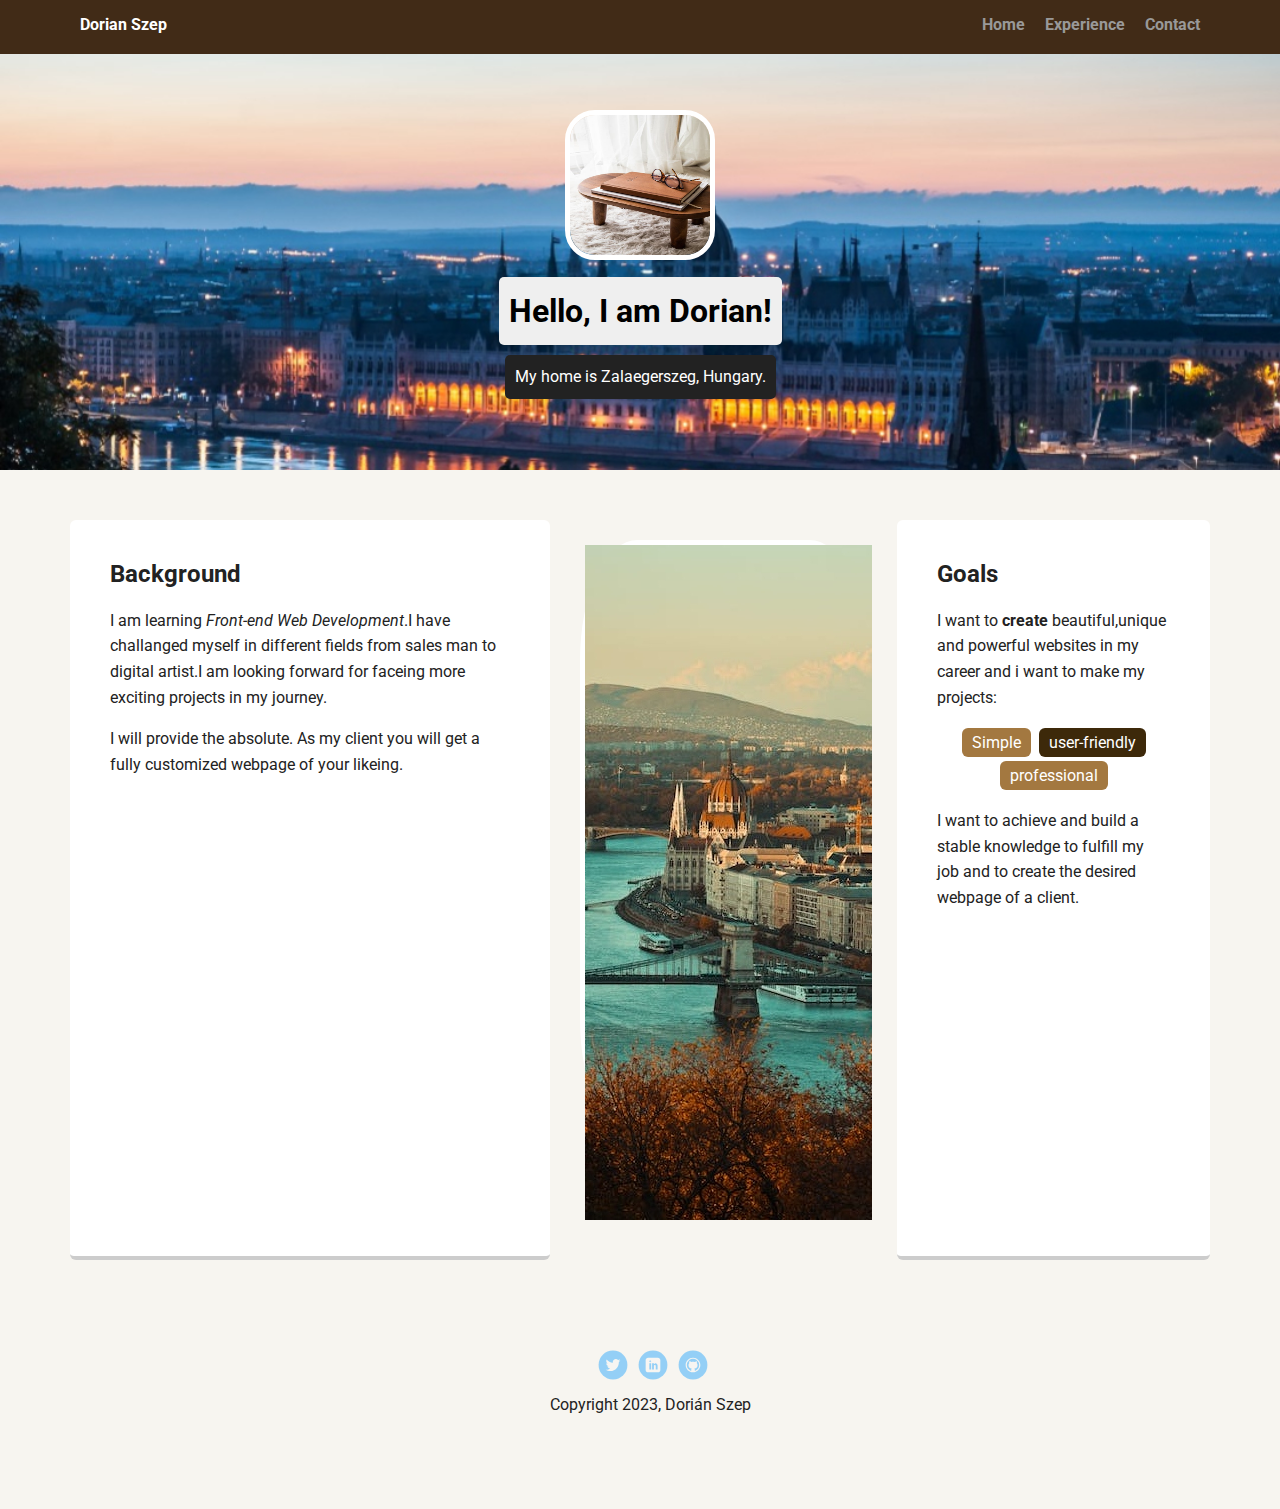
<file: portfolio_update_v1/portfolio_update_v1/index.html>
<!doctype html>
<html lang="en">
<head>
  <meta charset="utf-8">
  <title>Dorian Szep's Profile</title>
  <meta name="viewport" content="width=device-width, initial-scale=1.0">
  <link rel="stylesheet" href="styles.css">
  <link href="https://fonts.googleapis.com/css?family=Muli%7CRoboto:400,300,500,700,900" rel="stylesheet"></head>
  <body>

    <nav class="main-nav">
        <ul class="nav">
          <li class="name">Dorian Szep</li>
          <li><a href="index.html">Home</a></li>
          <li><a href="experience.html">Experience</a></li>
          <li><a href="contact.html">Contact</a></li>
        </ul>
    </nav>

    <header class="profile-image">
      <img src="images/profile.jpeg" alt="Picture of glasses and books" class="profile-image">
      <h1 class="tag name">Hello, I am Dorian!</h1>
      <p class="tag location">My home is Zalaegerszeg, Hungary.</p>
    </header>

    <main class="flex">
      <section class="card">
        <h2>Background</h2>
        <p>I am learning <em>Front-end Web Development</em>.I have challanged myself in different fields from sales man to digital artist.I am looking forward for faceing more exciting projects in my journey.</p>
        <p>I will provide the absolute. As my client you will get a fully customized webpage of your likeing.</p>
      </section>  
      <div class="middle-image">
      <img src="images/image1.jpg" alt="A picture of Budapest, Hungary">
      </div>
      <section class="card">
        <h2>Goals</h2>
        <p>I want to <strong>create</strong> beautiful,unique and powerful websites in my career and i want to make my projects: </p>
        <ul class="skills">
          <li>Simple</li>
          <li>user-friendly</li>
          <li>professional</li>       
        </ul>
        <p>I want to achieve and build a stable knowledge to fulfill my job and to create the desired webpage of a client.</p>
      </section> 

    </main>
    <footer>
      <ul>
        <li><a href="https://twitter.com/dorian_szep" target="_blank" class="social twitter">Twitter</a></li>
        <li><a href="https://www.linkedin.com/in/dorian-szep-57882a269/" target="_blank" class="social linkedin">LinkedIn</a></li>
        <li><a href="https://github.com/Dorian028" target="_blank" class="social github">Github</a></li>
      </ul>
      <p class="copyright">Copyright 2023, Dorián Szep</p>
    </footer>
  </body>
  </html>
</file>
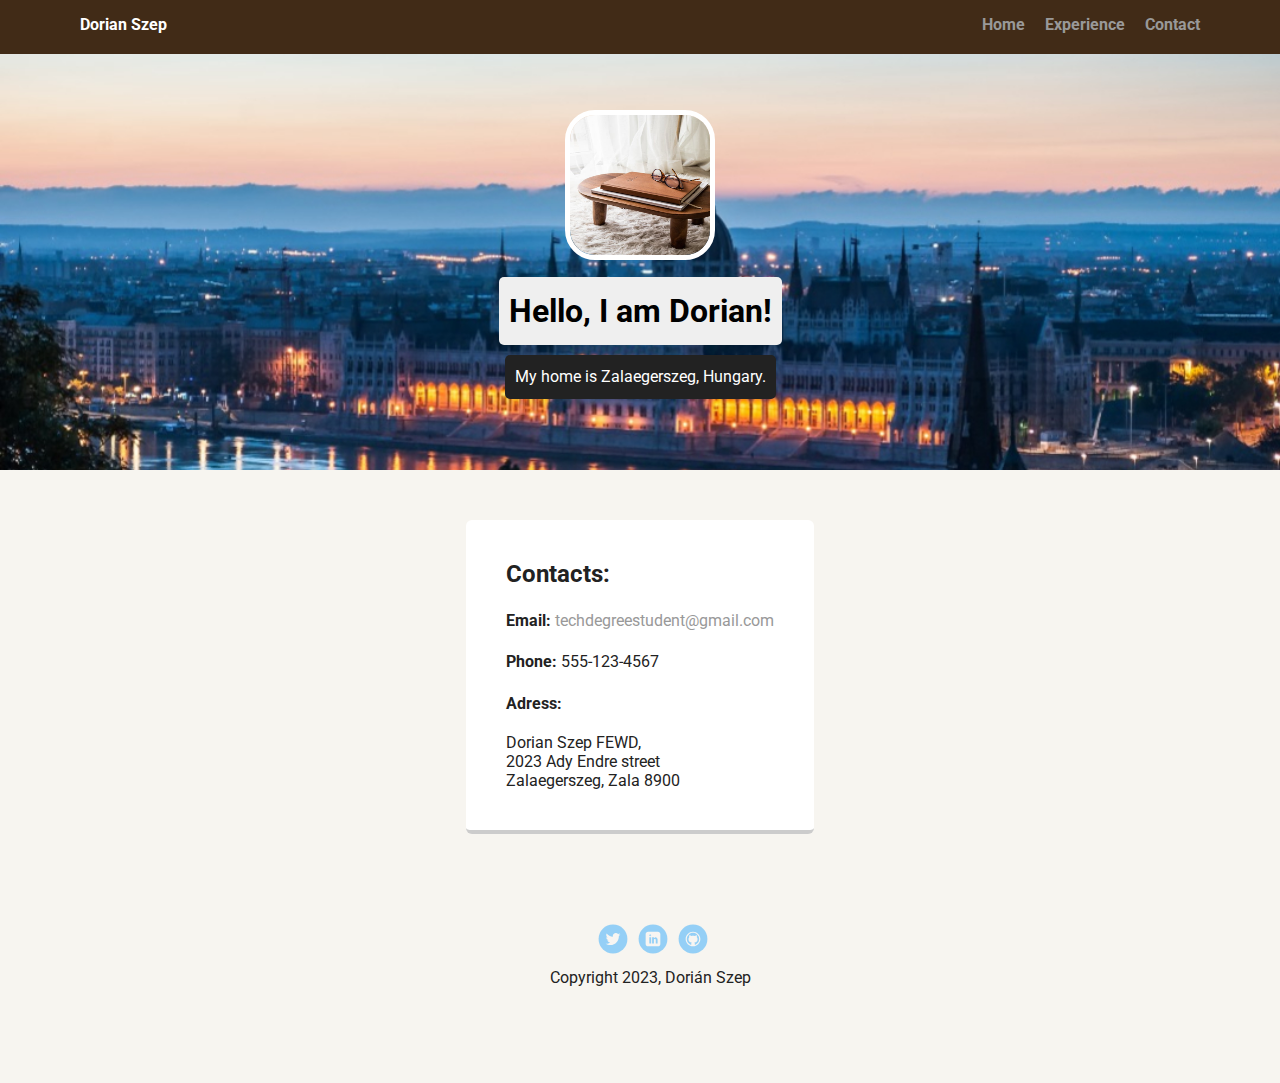
<file: portfolio_update_v1/portfolio_update_v1/contact.html>
<!doctype html>
<html lang="en">
<head>
  <meta charset="utf-8">
  <title>Dorian Szep's Profile</title>
  <meta name="viewport" content="width=device-width, initial-scale=1.0">
  <link rel="stylesheet" href="styles.css">
  <link href="https://fonts.googleapis.com/css?family=Muli%7CRoboto:400,300,500,700,900" rel="stylesheet"></head>
  <body>
    <nav class="main-nav">
        <ul class="nav">
          <li class="name">Dorian Szep</li>
          <li><a href="index.html">Home</a></li>
          <li><a href="experience.html">Experience</a></li>
          <li><a href="contact.html">Contact</a></li>
        </ul>
      </nav>

    <header class="profile-image">
      <img src="images/profile.jpeg" alt="Picture of glasses and books" class="profile-image">
      <h1 class="tag name">Hello, I am Dorian!</h1>
      <p class="tag location">My home is Zalaegerszeg, Hungary.</p>
    </header>
    <main class="flex">
        <section class="card">
          <h2>Contacts:</h2>
      <p><strong>Email:</strong><a href="mailto:techdegreestudent@gmail.com"> techdegreestudent@gmail.com</a></p>
      <p><strong>Phone:</strong> 555-123-4567</p>
      <p><strong>Adress:</strong></p>
        Dorian Szep FEWD,<br>
        2023 Ady Endre street<br>
        Zalaegerszeg, Zala 8900<br>
      </section>
    </main>
    <footer>
        <ul>
          <li><a href="https://twitter.com/dorian_szep" target="_blank" class="social twitter">Twitter</a></li>
          <li><a href="https://www.linkedin.com/in/dorian-szep-57882a269/" target="_blank" class="social linkedin">LinkedIn</a></li>
          <li><a href="https://github.com/Dorian028" target="_blank" class="social github">Github</a></li>
        </ul>
        <p class="copyright">Copyright 2023, Dorián Szep</p>
      </footer>
  </body>
  </html>
</file>
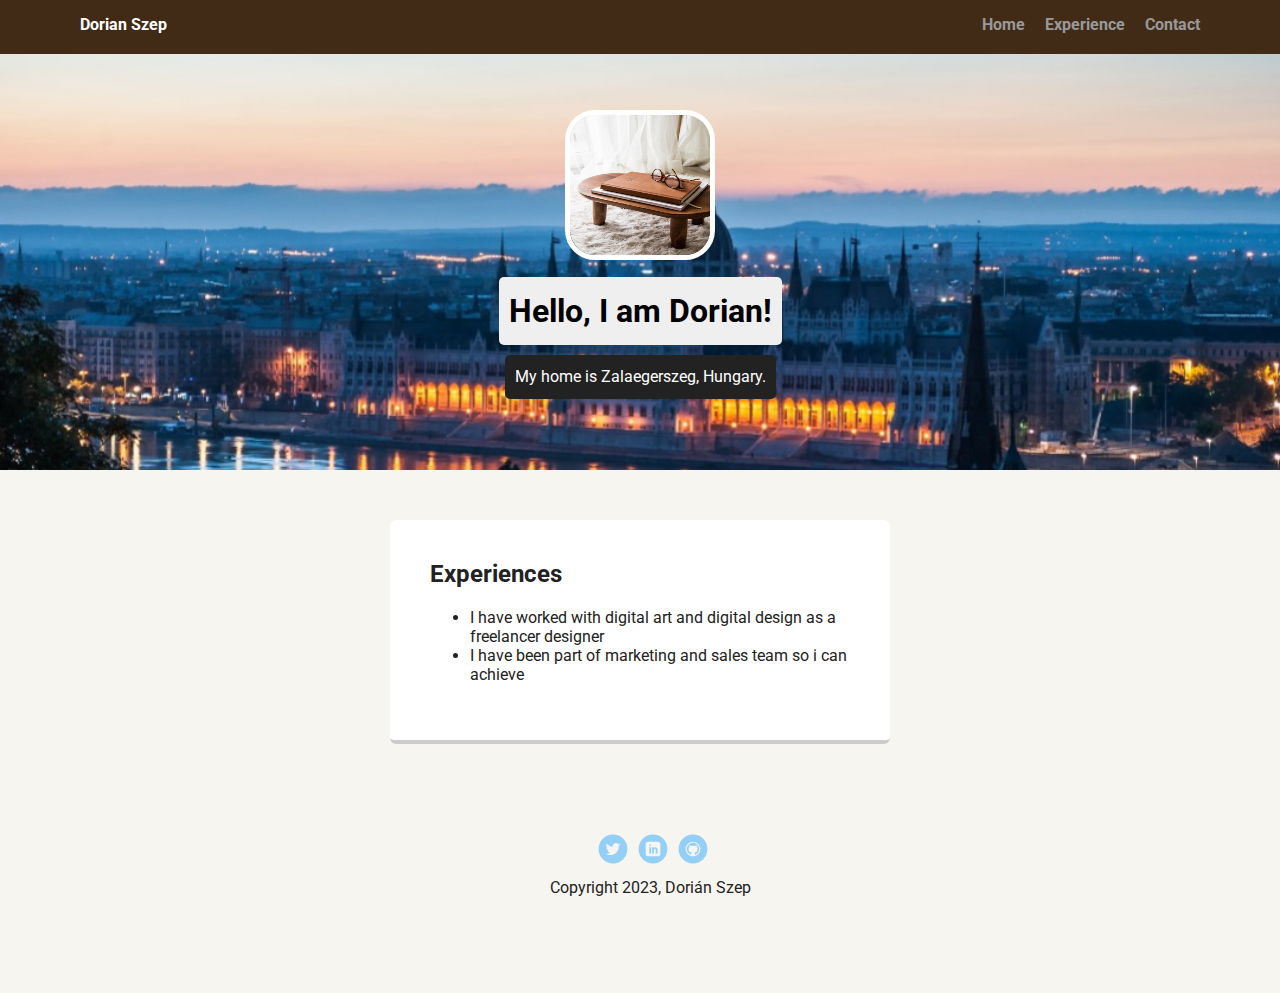
<file: portfolio_update_v1/portfolio_update_v1/experience.html>
<!doctype html>
<html lang="en">

<head>
    <meta charset="utf-8">
    <title>Dorian Szep's Profile</title>
    <meta name="viewport" content="width=device-width, initial-scale=1.0">
    <link rel="stylesheet" href="styles.css">
    <link href="https://fonts.googleapis.com/css?family=Muli%7CRoboto:400,300,500,700,900" rel="stylesheet"></head>
    <body>
  
      <nav class="main-nav">
          <ul class="nav">
            <li class="name">Dorian Szep</li>
            <li><a href="index.html">Home</a></li>
            <li><a href="experience.html">Experience</a></li>
            <li><a href="contact.html">Contact</a></li>
          </ul>
        </nav>
    <header class="profile-image">
        <img src="images/profile.jpeg" alt="Picture of glasses and books" class="profile-image">
        <h1 class="tag name">Hello, I am Dorian!</h1>
        <p class="tag location">My home is Zalaegerszeg, Hungary.</p>
      </header>
      <main class="flex">
      <div class="card">
        <h2>Experiences</h2>
        <ul>
            <li>I have worked with digital art and digital design as a freelancer designer</li>
            <li> I have been part of marketing and sales team so i can achieve</li>
        </ul>
    </div> 
    </main>

<footer>
    <ul>
      <li><a href="https://twitter.com/dorian_szep" target="_blank" class="social twitter">Twitter</a></li>
      <li><a href="https://www.linkedin.com/in/dorian-szep-57882a269/" target="_blank" class="social linkedin">LinkedIn</a></li>
      <li><a href="https://github.com/Dorian028" target="_blank" class="social github">Github</a></li>
    </ul>
    <p class="copyright">Copyright 2023, Dorián Szep</p>
  </footer>
</body>
</html>
</file>
<file: portfolio_update_v1/portfolio_update_v1/styles.css>
/* Global Layout Set-up */
* { 
  box-sizing: border-box;
}
  
body {
  margin: 0;
  padding: 0;
  text-align: center;
  font-family: 'Roboto', sans-serif;
  color: #222;
  background: #f7f5f0;
}
/* Link Styles */

a {
  text-decoration: none;
  color: #999;
}
a:hover {
  color: #6633ff;
}

/* Section Styles */

.main-nav {
  width: 100%;
  background: rgb(65, 43, 23);
  min-height: 30px;
  padding: 10px;
  position: fixed;
  text-align: center;
}
.nav {
  display: flex;
  justify-content: space-around;
  font-weight: 700;
  list-style-type: none;
  margin: 0 auto;
  padding: 0;
}

.nav .name {
    display: block;
    margin-right: auto;
    color: white;
}
.nav li {
  padding: 5px 10px 10px 10px;
}
.nav a {
  transition: all .5s;
}
.nav a:hover {
  color: white
}

header {
  text-align: center;
  background: url('images/background.jpg') no-repeat top center ;
  background-size: cover;
  overflow: hidden;
  padding-top: 60px;
}
header {
  line-height: 1.5;
}
header .profile-image {
  margin-top: 50px;
  width: 150px;
  height: 150px;
  border-radius: 20%;
  border: 5px solid white;
  transition: all .5s;
}
.middle-image{
  width: 287px;
  height: 600px;
  margin-bottom: 150px;
  margin-top: 50px;
  border-radius: 20%;
  border: 5px solid white;
  transition: all .5s;
}
header .profile-image:hover {
  transform: scale(1.2) rotate(5deg);
}
.tag {
  background-color: #efefef;
  color: black;
  padding: 10px;
  border-radius: 5px;
  display: table;
  margin: 10px auto;
} 
.location {
  background-color: #222;
  color: rgb(255, 255, 255);
}
.card {
  margin: 30px;
  padding: 20px 40px 40px;
  max-width: 500px;
  text-align: left;
  background: #fff;
  border-bottom: 4px solid #ccc;
  border-radius: 6px;
  transition: all .5s;
}
.card:hover {
  border-color: #382516;
}

ul.skills {
  padding: 0;
  text-align: center;
}

.skills li {
  border-radius: 6px;
  display: inline-block;
  background: #3d290a;
  color: white;
  padding: 5px 10px;
  margin: 2px;
}

.skills li:nth-child(odd) {
  background: #a37840;
}

footer {
  width: 100%;
  min-height: 30px;
  padding: 20px 0 40px 20px;
}

footer .copyright {
  top: -8px;
  font-size: .75em;
}

footer ul {
  list-style-type: none;
  margin: 0;
  padding: 0;
}

footer ul li {
  display: inline-block;
}

a.social {
  display: inline-block;
  text-indent: -9999px;
  margin-left: 5px;
  width: 30px;
  height: 30px;
  background-size: 30px 30px;
  opacity: .4;
  transition: all .5s;
}
a.twitter {
  background-image: url(images/twitter.svg);
}
a.linkedin {
  background-image: url(images/linkedin.svg);
}
a.github {
  background-image: url(images/github.svg);
}
a.social:hover {
  opacity: 1;
}
.clearfix {
  clear: both;
}

/* Styles for larger screens */
@media screen and (min-width: 720px) {
  
  .flex {
      display: -ms-flexbox;      /* TWEENER - IE 10 */
      display: flex; 
      max-width: 1200px;
      -ms-flex-pack: distribute;
      justify-content: space-around;
      margin: 0 auto;
  }

  header {
    min-height: 470px;
  }

  .nav {
    max-width: 1200px;
    padding: 0 30px;
  }


  main {
    padding-top: 20px;
  }

  main p {
    line-height: 1.6em;
  }

  footer {
    font-size: 1.3em;
    max-width: 1200px;
    margin: 40px auto;
  }

}
</file>
